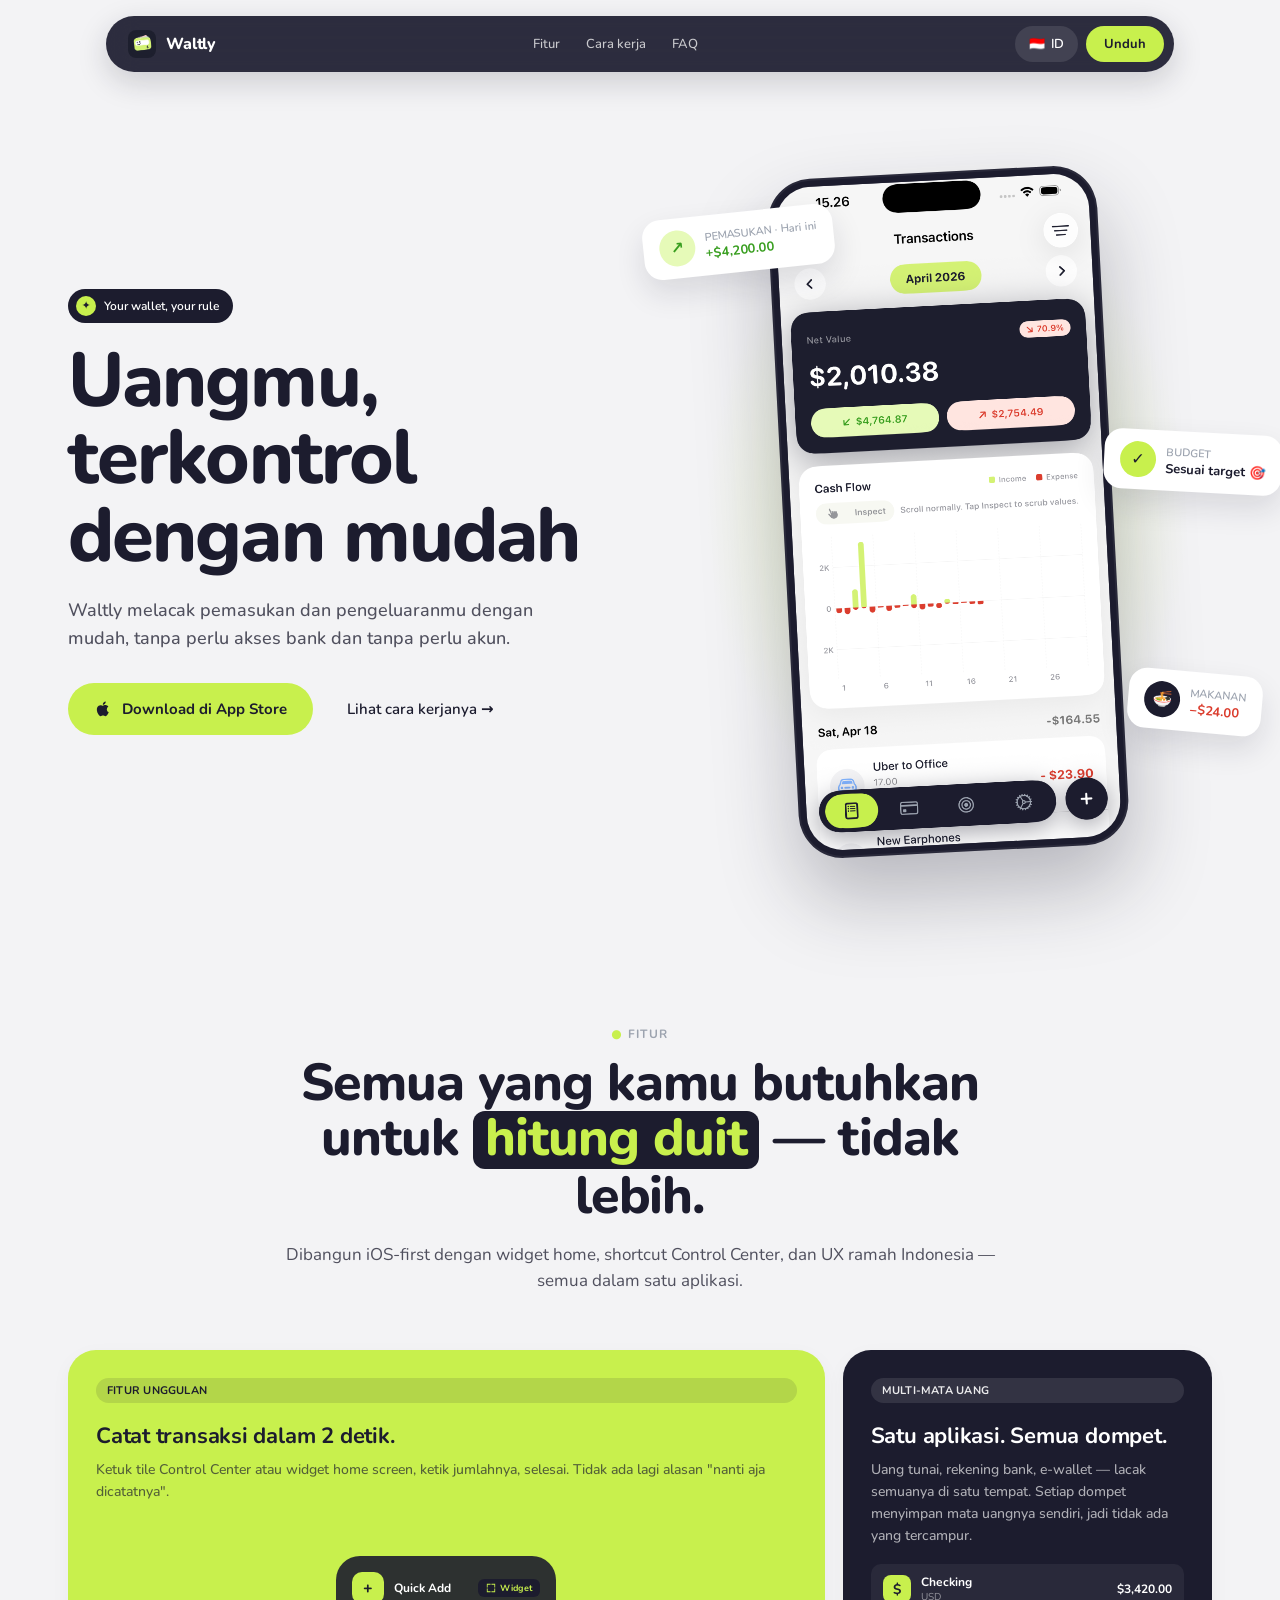
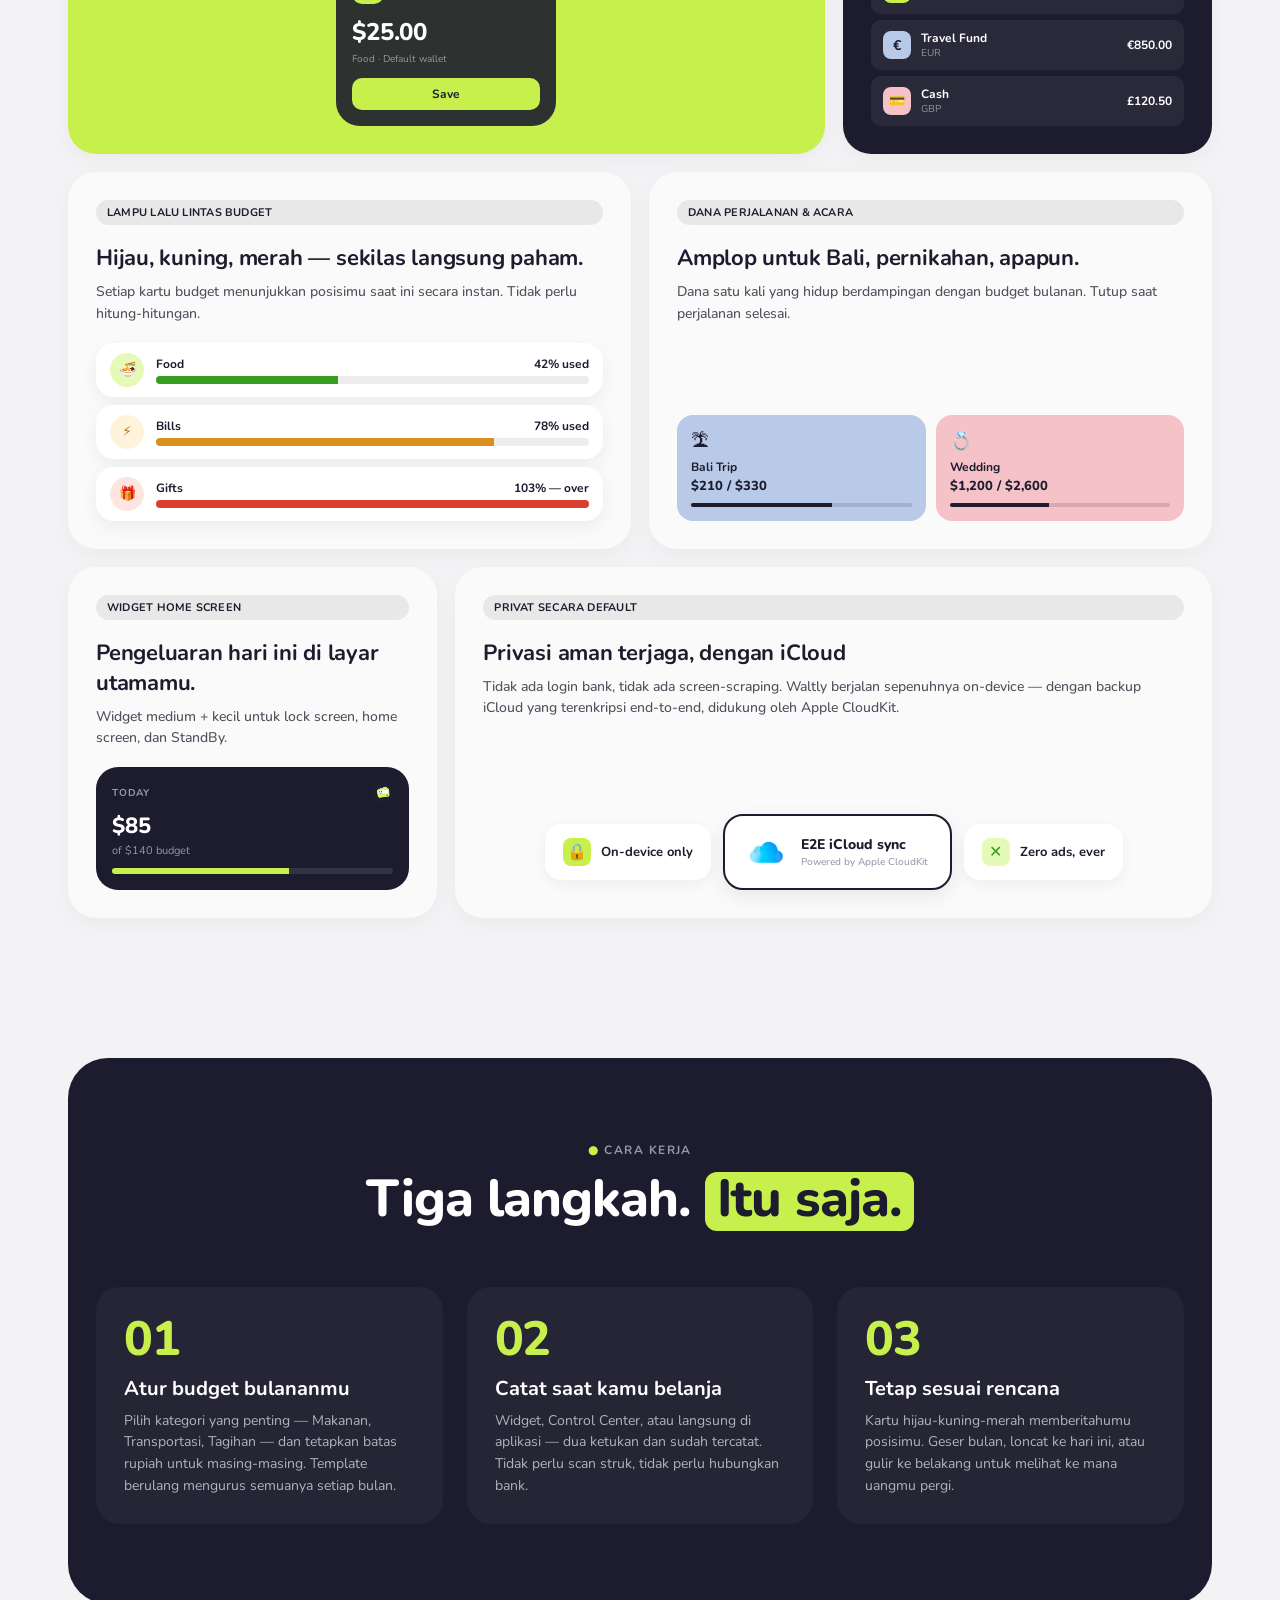
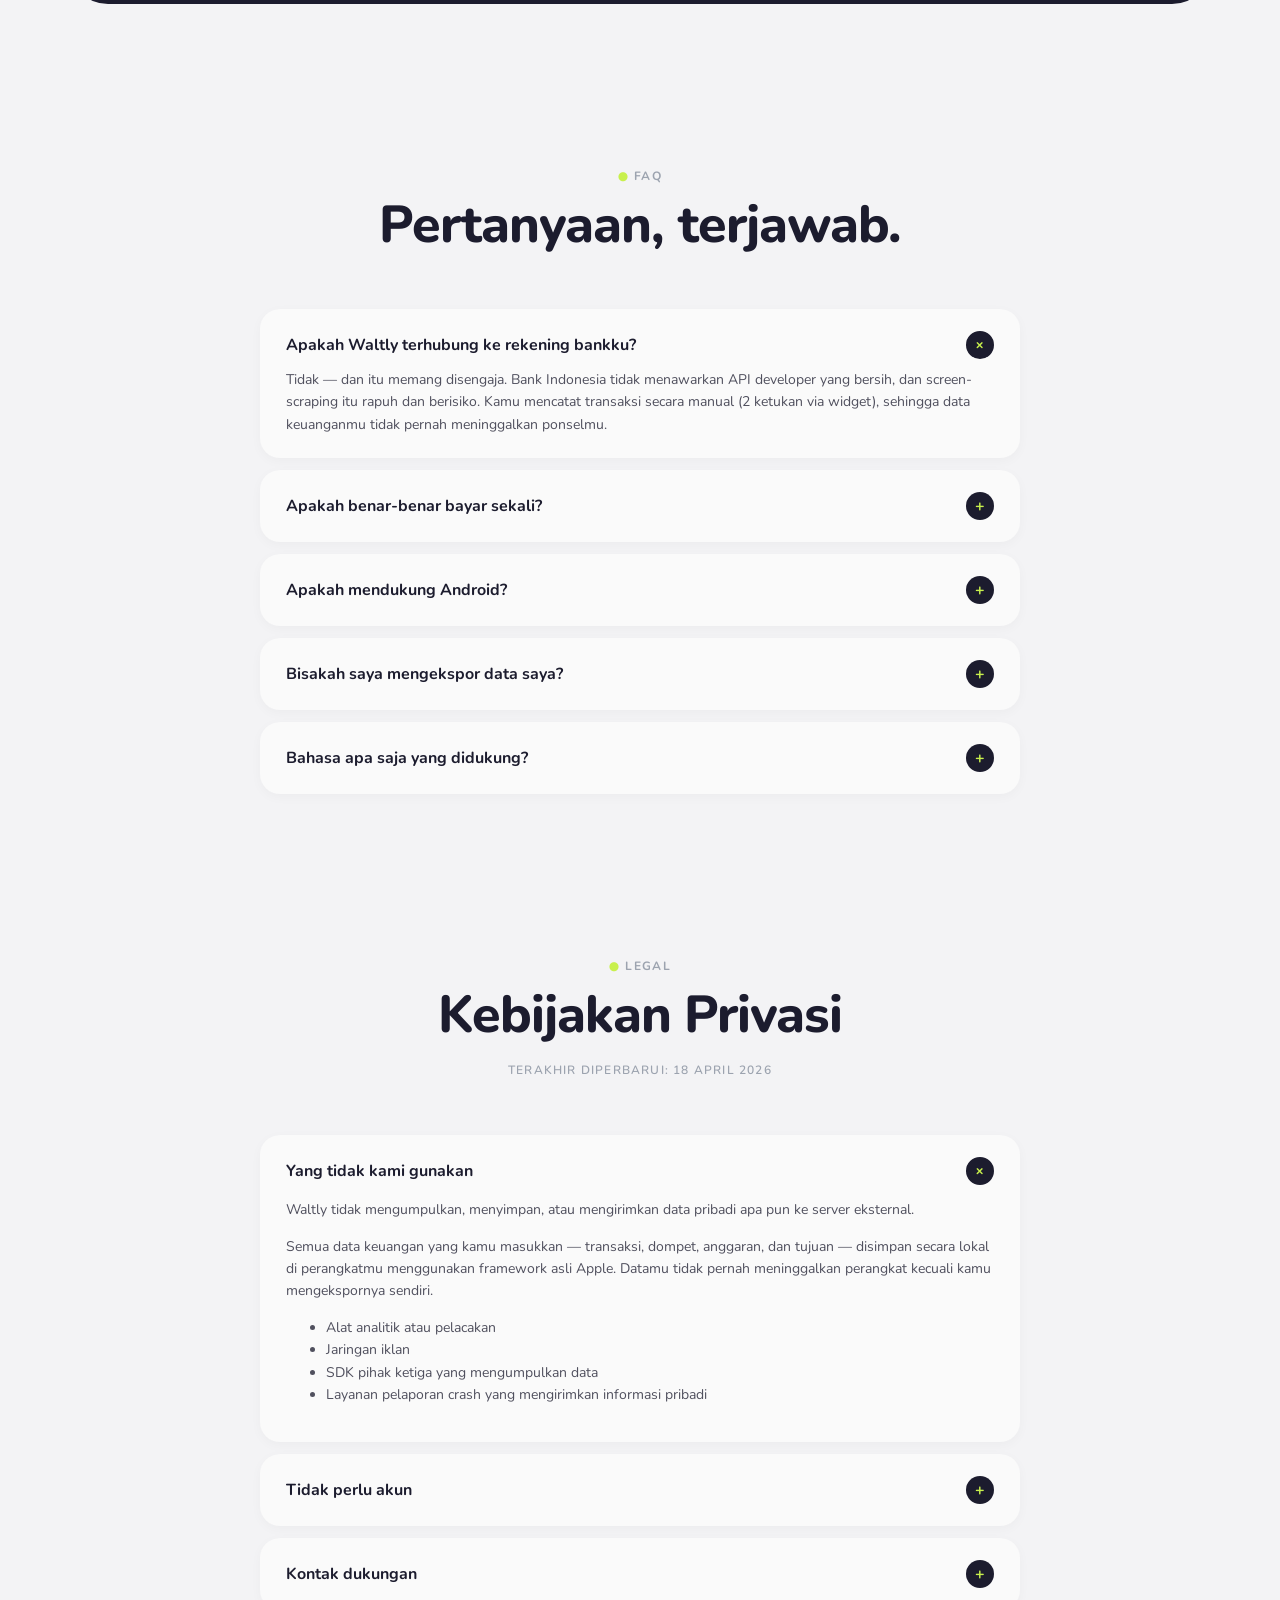
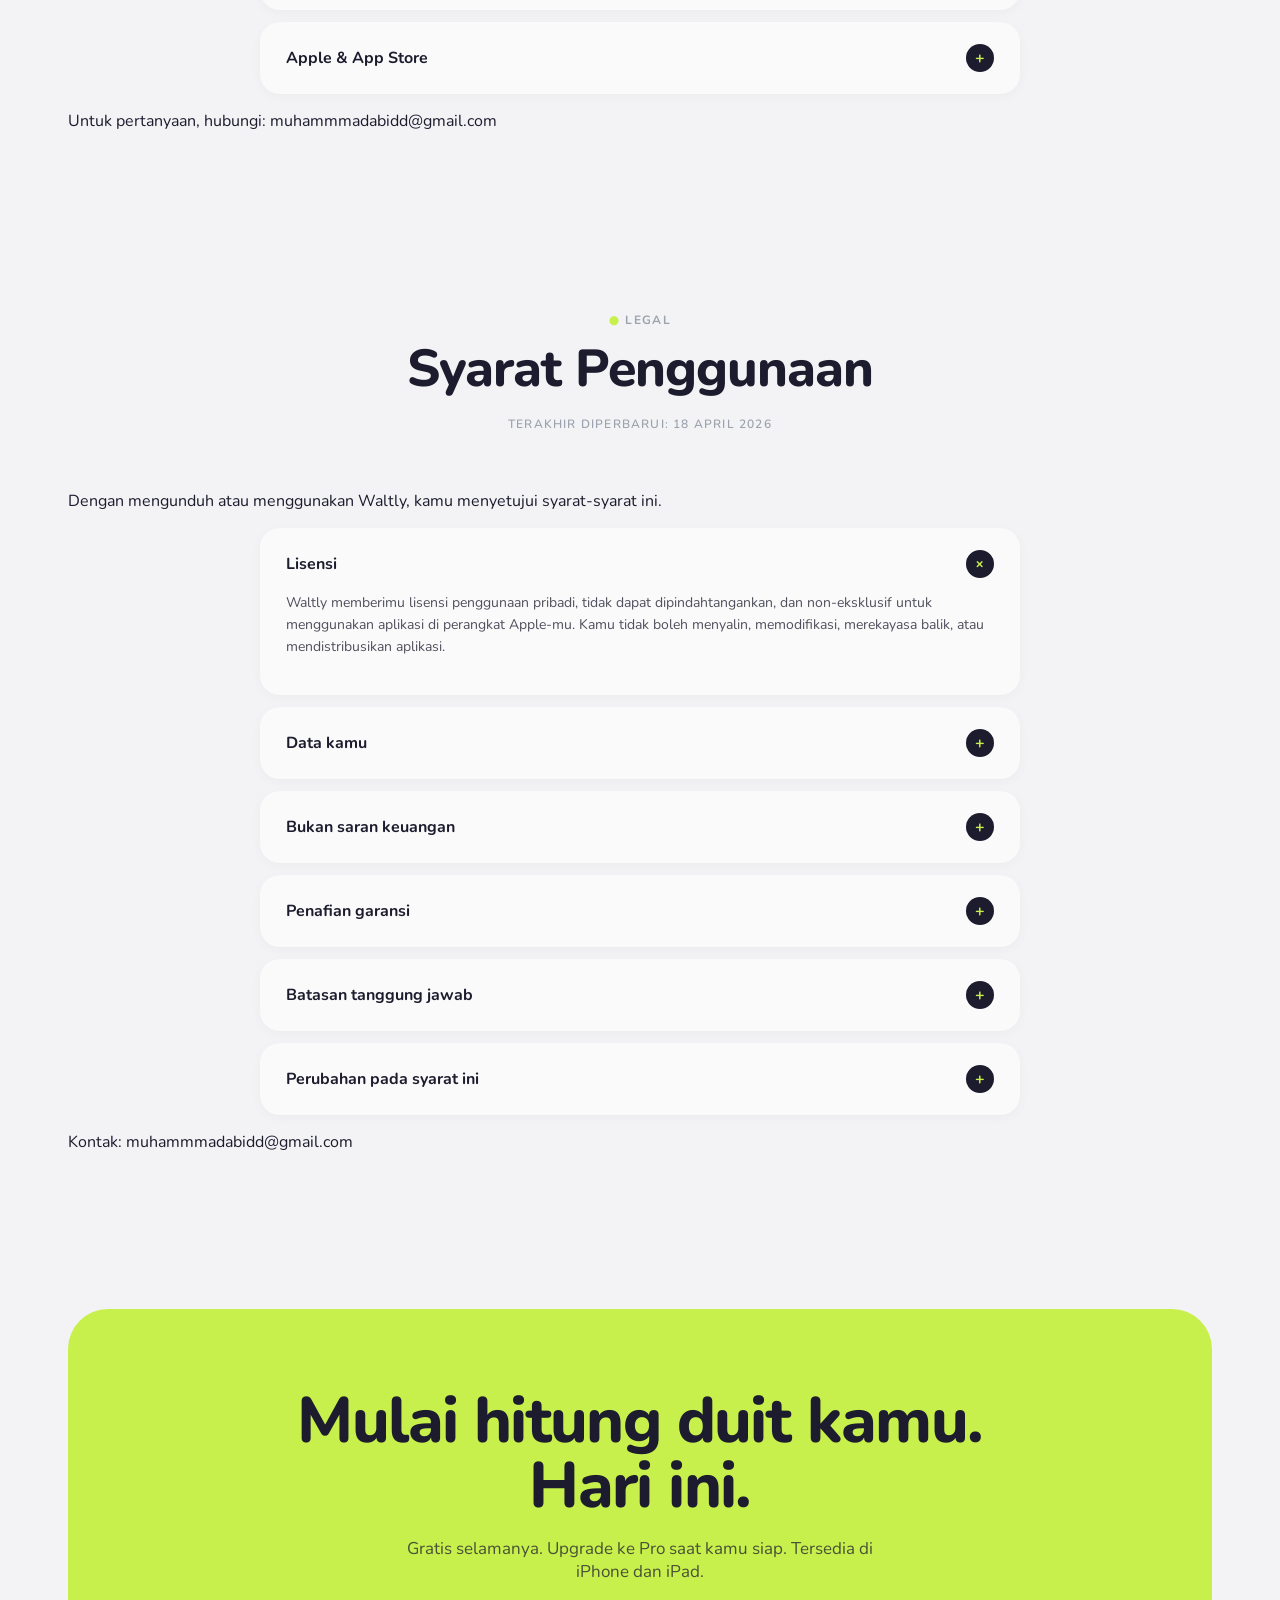
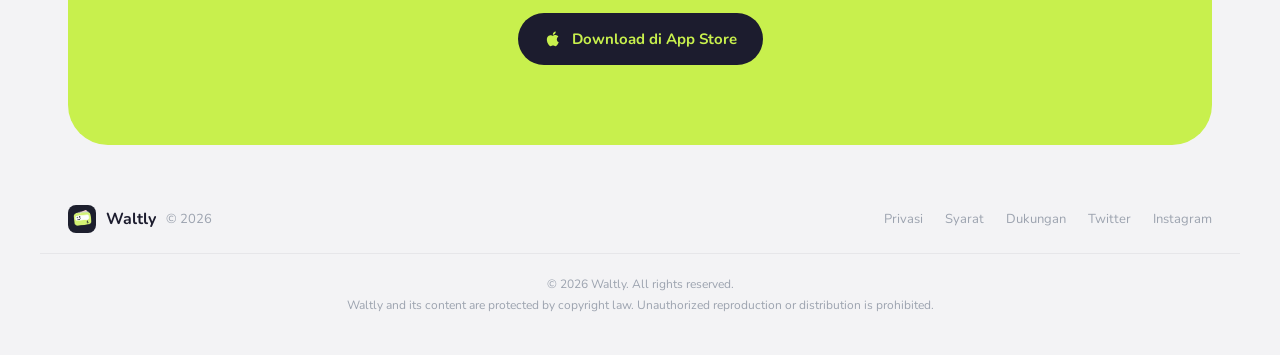
<file: index.html>
<!doctype html>
<html lang="en">

<head>
  <meta charset="utf-8">
  <meta name="viewport" content="width=device-width, initial-scale=1">
  <title>Waltly — Budget harian yang simpel & jujur</title>
  <link rel="icon" href="assets/logo.JPG" type="image/jpeg">
  <link rel="stylesheet" href="colors_and_type.css">
  <link rel="stylesheet" href="style.css">

</head>

<body>

  <!-- NAV -->
  <nav class="nav">
    <div class="nav-inner">
      <a href="#" class="brand">
        <img src="assets/logo.JPG" alt="Waltly" class="brand-mark">
        Waltly
      </a>
      <div class="nav-links">
        <a href="#features" data-i18n="nav_features">Features</a>
        <a href="#how" data-i18n="nav_how">How it works</a>
        <!-- <a href="#pricing" data-i18n="nav_pricing">Pricing</a> -->
        <a href="#faq" data-i18n="nav_faq">FAQ</a>
      </div>
      <div class="nav-end">
        <div class="lang-dropdown" id="lang-dropdown">
          <button class="lang-btn" id="lang-btn" onclick="toggleLangMenu(event)">
            <span id="lang-flag">🇮🇩</span><span id="lang-label">ID</span>
          </button>
          <div class="lang-menu" id="lang-menu">
            <button onclick="setLang('id', event)" data-lang="id">🇮🇩 &nbsp;Indonesia</button>
            <button onclick="setLang('en', event)" data-lang="en">🇬🇧 &nbsp;English</button>
            <button onclick="setLang('ja', event)" data-lang="ja">🇯🇵 &nbsp;日本語</button>
            <button onclick="setLang('es', event)" data-lang="es">🇪🇸 &nbsp;Español</button>
            <button onclick="setLang('zh', event)" data-lang="zh">🇨🇳 &nbsp;中文</button>
          </div>
        </div>
        <a href="https://apps.apple.com/id/app/waltly-smart-wallet-tracker/id6761089411?l" class="nav-cta" data-i18n="nav_download" target="_blank" rel="noopener noreferrer">Download</a>
      </div>
    </div>
  </nav>

  <!-- HERO -->
  <section class="hero">
    <div class="wrap">
      <div class="hero-grid">
        <div>
          <span class="eyebrow"><span class="dot">✦</span><span data-i18n="hero_eyebrow">Your wallet, your rules.</span></span>
          <h1 data-i18n-html="hero_h1">Your money. <span class="hl">Clear</span> and in control.</h1>
          <p class="hero-sub" data-i18n="hero_sub">Waltly tracks your income, expenses, and budgets — no bank access required, no account needed.</p>
          <div class="hero-ctas">
            <a href="https://apps.apple.com/id/app/waltly-smart-wallet-tracker/id6761089411?l" class="btn-lime" target="_blank" rel="noopener noreferrer">
              <svg width="18" height="18" viewBox="0 0 24 24" fill="currentColor">
                <path
                  d="M17.05 12.5a4.44 4.44 0 012.12-3.73 4.55 4.55 0 00-3.58-1.95c-1.52-.16-2.97.89-3.75.89-.79 0-1.97-.87-3.25-.85a4.78 4.78 0 00-4.02 2.45c-1.72 2.98-.44 7.37 1.23 9.78.82 1.18 1.79 2.5 3.07 2.45 1.24-.05 1.7-.79 3.2-.79 1.48 0 1.9.79 3.21.76 1.33-.02 2.17-1.19 2.98-2.38a10.47 10.47 0 001.36-2.78 4.3 4.3 0 01-2.57-3.85zM14.66 5.16a4.3 4.3 0 001-3.16 4.42 4.42 0 00-2.86 1.48 4.07 4.07 0 00-1.02 3.04 3.64 3.64 0 002.88-1.36z" />
              </svg>
              <span data-i18n="hero_cta_dl">Download on App Store</span>
            </a>
            <a href="#how" class="btn-ghost" data-i18n="hero_cta_how">See how it works →</a>
          </div>
          <!-- <div class="hero-meta">
            <span class="stars">★★★★★</span>
            <span data-i18n="hero_reviews">4.9 — 2,300+ reviews</span>
            <span style="opacity:0.5">·</span>
            <span data-i18n="hero_price">Free · One-time Pro</span>
          </div> -->
        </div>

        <div class="phone-wrap">
          <div class="float-badge fb-1">
            <div class="fb-icon" style="background:var(--hd-income-tint); color:var(--hd-income-text);">↗</div>
            <div>
              <div style="font-size:11px; color:var(--hd-muted); font-weight:600;" data-i18n="badge_income">INCOME ·
                Today</div>
              <div class="money money-inc">+$4,200.00</div>
            </div>
          </div>
          <div class="float-badge fb-3">
            <div class="fb-icon" style="background:var(--hd-lime); color:var(--hd-dark);">✓</div>
            <div>
              <div style="font-size:11px; color:var(--hd-muted); font-weight:600;" data-i18n="badge_budget">BUDGET</div>
              <div style="font-weight:700;" data-i18n="badge_on_track">On track 🎯</div>
            </div>
          </div>
          <div class="float-badge fb-2">
            <div class="fb-icon" style="background:var(--hd-dark); color:#fff;">🍜</div>
            <div>
              <div style="font-size:11px; color:var(--hd-muted); font-weight:600;" data-i18n="badge_food">FOOD</div>
              <div class="money money-exp">−$24.00</div>
            </div>
          </div>

          <div class="phone">
            <div class="phone-inner">
              <img src="assets/SS1.png" alt="HitungDuit App Screenshot" style="width:100%; height:100%; object-fit:cover; display:block;">
              <div class="phone-body" style="display:none;">
                <!-- Period pill -->
                <div style="display:flex; align-items:center; gap:8px; margin:4px 0 14px;">
                  <div
                    style="flex:1; background:#fff; border-radius:999px; padding:8px 14px; display:flex; align-items:center; justify-content:space-between; box-shadow:0 3px 10px rgba(0,0,0,0.04);">
                    <span style="color:var(--hd-muted); font-size:16px;">‹</span>
                    <span style="font-weight:700; font-size:14px;">Nov 2026</span>
                    <span style="color:var(--hd-muted); font-size:16px;">›</span>
                  </div>
                  <div
                    style="background:var(--hd-lime); color:var(--hd-dark); padding:8px 14px; border-radius:999px; font-weight:700; font-size:12px;">
                    Today</div>
                </div>

                <!-- Dark balance card -->
                <div
                  style="background:var(--hd-dark); color:#fff; border-radius:22px; padding:18px; box-shadow:0 10px 24px rgba(28,28,46,0.25);">
                  <div
                    style="font-size:10px; font-weight:600; letter-spacing:0.06em; text-transform:uppercase; color:rgba(255,255,255,0.55);">
                    Total balance</div>
                  <div
                    style="font-size:28px; font-weight:800; letter-spacing:-0.01em; margin-top:4px; font-variant-numeric:tabular-nums;">
                    Rp 4,820,000</div>
                  <div style="display:flex; gap:6px; margin-top:10px;">
                    <span
                      style="background:var(--hd-income-tint); color:var(--hd-income-text); padding:4px 9px; border-radius:999px; font-size:10px; font-weight:700;">↗
                      +12%</span>
                    <span
                      style="background:rgba(255,255,255,0.1); color:#fff; padding:4px 9px; border-radius:999px; font-size:10px; font-weight:600;">This
                      month</span>
                  </div>
                  <div
                    style="margin-top:14px; height:6px; background:rgba(255,255,255,0.1); border-radius:999px; overflow:hidden; display:flex;">
                    <div style="width:72%; background:var(--hd-lime);"></div>
                    <div style="width:18%; background:var(--hd-expense-tint);"></div>
                  </div>
                </div>

                <!-- Stat tiles -->
                <div style="display:grid; grid-template-columns:1fr 1fr; gap:8px; margin-top:10px;">
                  <div
                    style="background:#fff; border-radius:16px; padding:12px; box-shadow:0 3px 10px rgba(0,0,0,0.04);">
                    <div
                      style="font-size:9px; font-weight:700; letter-spacing:0.06em; text-transform:uppercase; color:var(--hd-muted);">
                      Income</div>
                    <div style="font-size:16px; font-weight:800; margin-top:2px; font-variant-numeric:tabular-nums;">Rp
                      6.2M</div>
                  </div>
                  <div
                    style="background:#fff; border-radius:16px; padding:12px; box-shadow:0 3px 10px rgba(0,0,0,0.04);">
                    <div
                      style="font-size:9px; font-weight:700; letter-spacing:0.06em; text-transform:uppercase; color:var(--hd-muted);">
                      Expense</div>
                    <div style="font-size:16px; font-weight:800; margin-top:2px; font-variant-numeric:tabular-nums;">Rp
                      1.4M</div>
                  </div>
                </div>

                <!-- Recent -->
                <div style="display:flex; justify-content:space-between; align-items:baseline; margin:16px 2px 8px;">
                  <div style="font-size:14px; font-weight:800;">Recent activity</div>
                  <div style="font-size:11px; color:var(--hd-muted);">See all</div>
                </div>
                <div style="display:flex; flex-direction:column; gap:6px;">
                  <div
                    style="background:#fff; border-radius:14px; padding:10px 12px; display:flex; align-items:center; gap:10px; box-shadow:0 3px 10px rgba(0,0,0,0.04);">
                    <div
                      style="width:32px; height:32px; border-radius:50%; background:var(--hd-dark); color:#fff; display:flex; align-items:center; justify-content:center; font-size:14px;">
                      🛒</div>
                    <div style="flex:1;">
                      <div style="font-size:12px; font-weight:700;">Alfamart</div>
                      <div style="font-size:10px; color:var(--hd-muted);">Groceries · 14:32</div>
                    </div>
                    <div class="money money-exp" style="font-size:12px;">−Rp 48,500</div>
                  </div>
                  <div
                    style="background:#fff; border-radius:14px; padding:10px 12px; display:flex; align-items:center; gap:10px; box-shadow:0 3px 10px rgba(0,0,0,0.04);">
                    <div
                      style="width:32px; height:32px; border-radius:50%; background:var(--hd-income-tint); color:var(--hd-income-text); display:flex; align-items:center; justify-content:center; font-size:14px;">
                      💼</div>
                    <div style="flex:1;">
                      <div style="font-size:12px; font-weight:700;">Gaji bulanan</div>
                      <div style="font-size:10px; color:var(--hd-muted);">Salary · 09:00</div>
                    </div>
                    <div class="money money-inc" style="font-size:12px;">+Rp 6,200,000</div>
                  </div>
                </div>
              </div>
            </div>
          </div>
        </div>
      </div>
    </div>
  </section>

  <!-- PROOF STRIP (hidden) -->
  <!--
  <section class="proof">
    <div class="wrap proof-row">
      <div class="proof-stat">
        <div class="proof-num">50K+</div>
        <div class="proof-lab" data-i18n="proof_users">Active users</div>
      </div>
      <div class="proof-stat">
        <div class="proof-num">4.9★</div>
        <div class="proof-lab" data-i18n="proof_rating">App Store rating</div>
      </div>
      <div class="proof-stat">
        <div class="proof-num">2.1M+</div>
        <div class="proof-lab" data-i18n="proof_tx">Transactions logged</div>
      </div>
      <div class="proof-stat">
        <div class="proof-num">Rp 79k</div>
        <div class="proof-lab" data-i18n="proof_pro">One-time Pro</div>
      </div>
      <div class="proof-stat">
        <div class="proof-num">0</div>
        <div class="proof-lab" data-i18n="proof_bank">Bank access needed</div>
      </div>
    </div>
  </section>
  -->

  <!-- FEATURES -->
  <section class="features" id="features">
    <div class="wrap">
      <div class="sec-head">
        <div class="sec-eye" data-i18n="feat_eye">Fitur</div>
        <div class="sec-title" data-i18n-html="feat_title">Everything you need to <span class="hl-dark">count
            money</span> — nothing you don't.</div>
        <div class="sec-sub" data-i18n="feat_sub">Built iOS-first with the home widget, Control Center shortcut, and
          Indonesian-friendly UX — all in one app.</div>
      </div>

      <div class="fgrid">
        <!-- Card 1: Quick add (wide, lime) -->
        <div class="fcard fcard--wide fcard--lime">
          <span class="tag-pill" data-i18n="f1_pill">Hero feature</span>
          <h3 data-i18n="f1_h3">Log a transaction in 2 seconds flat.</h3>
          <p data-i18n="f1_p">Tap the Control Center tile or your home screen widget, type the amount, done. No more "I'll log it later" excuses.</p>
          <div class="fvisual">
            <!-- Mini Control Center tile mockup -->
            <div
              style="background:rgba(28,28,46,0.9); backdrop-filter:blur(10px); border-radius:24px; padding:16px; width:220px; color:#fff; position:relative;">
              <div style="display:flex; align-items:center; gap:10px; margin-bottom:12px;">
                <div
                  style="width:32px; height:32px; border-radius:10px; background:var(--hd-lime); color:var(--hd-dark); display:flex; align-items:center; justify-content:center; font-weight:800;">
                  +</div>
                <div style="font-size:12px; font-weight:700;">Quick Add</div>
                <div style="margin-left:auto; background:var(--hd-dark); color:var(--hd-lime); padding:3px 8px; border-radius:6px; font-size:9px; font-weight:700; letter-spacing:0.04em; display:flex; align-items:center; gap:4px;">
                  <svg width="10" height="10" viewBox="0 0 24 24" fill="currentColor"><path d="M4 4h7V2H2v9h2V4zm9-2v2h7v7h2V2h-9zM4 13H2v9h9v-2H4v-7zm16 0v7h-7v2h9v-9h-2z"/></svg>
                  Widget
                </div>
              </div>
              <div style="font-size:24px; font-weight:800; font-variant-numeric:tabular-nums; letter-spacing:-0.01em;">
                $25.00</div>
              <div style="font-size:10px; color:rgba(255,255,255,0.5); margin-top:4px;">Food · Default wallet</div>
              <div
                style="margin-top:12px; background:var(--hd-lime); color:var(--hd-dark); text-align:center; padding:8px; border-radius:10px; font-size:12px; font-weight:700;">
                Save</div>
            </div>
          </div>
        </div>

        <!-- Card 2: Multi-currency (narrow, dark) -->
        <div class="fcard fcard--narrow fcard--dark">
          <span class="tag-pill" data-i18n="f2_pill">Multi-currency</span>
          <h3 data-i18n="f2_h3">One app. Every wallet.</h3>
          <p data-i18n="f2_p">Cash, bank accounts, e-wallets — track them all in one place. Each wallet keeps its own currency, so nothing gets mixed up.</p>
          <div class="fvisual">
            <div style="display:flex; flex-direction:column; gap:6px; width:100%;">
              <div
                style="background:rgba(255,255,255,0.06); padding:10px 12px; border-radius:10px; font-size:12px; display:flex; align-items:center; gap:10px;">
                <div style="width:28px; height:28px; border-radius:8px; background:var(--hd-lime); color:var(--hd-dark); display:flex; align-items:center; justify-content:center; font-size:14px; font-weight:700;">$</div>
                <div style="flex:1;">
                  <div style="font-weight:700;">Checking</div>
                  <div style="font-size:10px; color:rgba(255,255,255,0.5);">USD</div>
                </div>
                <span class="tnum" style="font-weight:700;">$3,420.00</span>
              </div>
              <div
                style="background:rgba(255,255,255,0.06); padding:10px 12px; border-radius:10px; font-size:12px; display:flex; align-items:center; gap:10px;">
                <div style="width:28px; height:28px; border-radius:8px; background:var(--hd-sky); color:var(--hd-dark); display:flex; align-items:center; justify-content:center; font-size:14px; font-weight:700;">€</div>
                <div style="flex:1;">
                  <div style="font-weight:700;">Travel Fund</div>
                  <div style="font-size:10px; color:rgba(255,255,255,0.5);">EUR</div>
                </div>
                <span class="tnum" style="font-weight:700;">€850.00</span>
              </div>
              <div
                style="background:rgba(255,255,255,0.06); padding:10px 12px; border-radius:10px; font-size:12px; display:flex; align-items:center; gap:10px;">
                <div style="width:28px; height:28px; border-radius:8px; background:var(--hd-blush); color:var(--hd-dark); display:flex; align-items:center; justify-content:center; font-size:13px; font-weight:700;">💳</div>
                <div style="flex:1;">
                  <div style="font-weight:700;">Cash</div>
                  <div style="font-size:10px; color:rgba(255,255,255,0.5);">GBP</div>
                </div>
                <span class="tnum" style="font-weight:700;">£120.50</span>
              </div>
            </div>
          </div>
        </div>

        <!-- Card 3: Budget thresholds (half) -->
        <div class="fcard fcard--half">
          <span class="tag-pill" data-i18n="f3_pill">Budget traffic lights</span>
          <h3 data-i18n="f3_h3">Green, amber, red — at a glance.</h3>
          <p data-i18n="f3_p">Every budget card shows where you stand instantly. No math, no mental gymnastics.</p>
          <div class="fvisual">
            <div style="display:flex; flex-direction:column; gap:8px; width:100%;">
              <div class="mini-card" style="padding:10px 14px;">
                <div class="mi-icon" style="background:var(--hd-income-tint); color:var(--hd-income-text);">🍜</div>
                <div style="flex:1;">
                  <div
                    style="display:flex; justify-content:space-between; font-size:12px; font-weight:700; margin-bottom:4px;">
                    <span>Food</span><span class="tnum">42% used</span>
                  </div>
                  <div class="bbar">
                    <div style="width:42%; background:var(--hd-income-text);"></div>
                  </div>
                </div>
              </div>
              <div class="mini-card" style="padding:10px 14px;">
                <div class="mi-icon" style="background:#FFF4DB; color:#B8761B;">⚡</div>
                <div style="flex:1;">
                  <div
                    style="display:flex; justify-content:space-between; font-size:12px; font-weight:700; margin-bottom:4px;">
                    <span>Bills</span><span class="tnum">78% used</span>
                  </div>
                  <div class="bbar">
                    <div style="width:78%; background:#D9901E;"></div>
                  </div>
                </div>
              </div>
              <div class="mini-card" style="padding:10px 14px;">
                <div class="mi-icon" style="background:var(--hd-expense-tint); color:var(--hd-expense-text);">🎁</div>
                <div style="flex:1;">
                  <div
                    style="display:flex; justify-content:space-between; font-size:12px; font-weight:700; margin-bottom:4px;">
                    <span>Gifts</span><span class="tnum">103% — over</span>
                  </div>
                  <div class="bbar">
                    <div style="width:100%; background:var(--hd-expense-text);"></div>
                  </div>
                </div>
              </div>
            </div>
          </div>
        </div>

        <!-- Card 4: Trip funds (half) -->
        <div class="fcard fcard--half">
          <span class="tag-pill" data-i18n="f4_pill">Trip & event funds</span>
          <h3 data-i18n="f4_h3">Envelopes for Bali, weddings, whatever.</h3>
          <p data-i18n="f4_p">One-off funds that live alongside monthly budgets. Close them when the trip's done.</p>
          <div class="fvisual">
            <div style="display:flex; gap:10px; width:100%;">
              <div style="flex:1; background:var(--hd-sky); border-radius:16px; padding:14px; color:var(--hd-dark);">
                <div style="font-size:18px;">🏝</div>
                <div style="font-size:12px; font-weight:700; margin-top:6px;">Bali Trip</div>
                <div class="tnum" style="font-size:13px; font-weight:800; margin-top:2px;">$210 / $330</div>
                <div
                  style="margin-top:8px; height:4px; background:rgba(28,28,46,0.15); border-radius:999px; overflow:hidden;">
                  <div style="width:64%; height:100%; background:var(--hd-dark);"></div>
                </div>
              </div>
              <div style="flex:1; background:var(--hd-blush); border-radius:16px; padding:14px; color:var(--hd-dark);">
                <div style="font-size:18px;">💍</div>
                <div style="font-size:12px; font-weight:700; margin-top:6px;">Wedding</div>
                <div class="tnum" style="font-size:13px; font-weight:800; margin-top:2px;">$1,200 / $2,600</div>
                <div
                  style="margin-top:8px; height:4px; background:rgba(28,28,46,0.15); border-radius:999px; overflow:hidden;">
                  <div style="width:45%; height:100%; background:var(--hd-dark);"></div>
                </div>
              </div>
            </div>
          </div>
        </div>

        <!-- Card 5: Widget (narrow) -->
        <div class="fcard fcard--narrow">
          <span class="tag-pill" data-i18n="f5_pill">Home widget</span>
          <h3 data-i18n="f5_h3">Today's spend on your home screen.</h3>
          <p data-i18n="f5_p">Medium + small widgets for lock screen, home screen, and StandBy.</p>
          <div class="fvisual">
            <div style="background:var(--hd-dark); color:#fff; border-radius:22px; padding:16px; width:100%;">
              <div style="display:flex; justify-content:space-between; align-items:center;">
                <div
                  style="font-size:10px; font-weight:700; color:rgba(255,255,255,0.55); text-transform:uppercase; letter-spacing:0.08em;">
                  Today</div>
                <img src="assets/logo.JPG" alt="Waltly"
                  style="width:20px; height:20px; border-radius:6px; object-fit:cover; display:block;">
              </div>
              <div class="tnum" style="font-size:22px; font-weight:800; margin-top:8px;">$85</div>
              <div style="font-size:11px; color:rgba(255,255,255,0.55); margin-top:2px;">of $140 budget</div>
              <div
                style="margin-top:10px; height:6px; background:rgba(255,255,255,0.1); border-radius:999px; overflow:hidden;">
                <div style="width:63%; height:100%; background:var(--hd-lime);"></div>
              </div>
            </div>
          </div>
        </div>

        <!-- Card 6: Privacy (wide) -->
        <div class="fcard fcard--wide">
          <span class="tag-pill" data-i18n="f6_pill">Private by default</span>
          <h3 data-i18n="f6_h3">Your money stays on your phone. Period.</h3>
          <p data-i18n="f6_p">No bank logins, no screen-scraping. Waltly runs fully on-device — with iCloud backup that's encrypted end-to-end, powered by Apple CloudKit.</p>
          <div class="fvisual">
            <div style="display:flex; gap:12px; align-items:center; width:100%; justify-content:center;">
              <div
                style="background:#fff; border-radius:16px; padding:14px 18px; box-shadow:0 4px 14px rgba(0,0,0,0.05); display:flex; align-items:center; gap:10px;">
                <div
                  style="width:28px; height:28px; border-radius:8px; background:var(--hd-lime); color:var(--hd-dark); display:flex; align-items:center; justify-content:center;">
                  🔒</div>
                <div style="font-size:13px; font-weight:700;">On-device only</div>
              </div>
              <div
                style="background:#fff; border-radius:20px; padding:16px 22px; box-shadow:0 6px 20px rgba(0,0,0,0.08); display:flex; align-items:center; gap:14px; border:2px solid var(--hd-dark);">
                <img src="assets/icloud.png" alt="iCloud" style="width:40px; height:40px; border-radius:12px; object-fit:contain;">
                <div>
                  <div style="font-size:14px; font-weight:800;">E2E iCloud sync</div>
                  <div style="font-size:10px; color:var(--hd-muted); font-weight:600; margin-top:1px;">Powered by Apple CloudKit</div>
                </div>
              </div>
              <div
                style="background:#fff; border-radius:16px; padding:14px 18px; box-shadow:0 4px 14px rgba(0,0,0,0.05); display:flex; align-items:center; gap:10px;">
                <div
                  style="width:28px; height:28px; border-radius:8px; background:var(--hd-income-tint); color:var(--hd-income-text); display:flex; align-items:center; justify-content:center;">
                  ✕</div>
                <div style="font-size:13px; font-weight:700;">Zero ads, ever</div>
              </div>
            </div>
          </div>
        </div>
      </div>
    </div>
  </section>

  <!-- HOW IT WORKS -->
  <section class="wrap" id="how">
    <div class="steps">
      <div class="sec-head">
        <div class="sec-eye" data-i18n="how_eye">How it works</div>
        <div class="sec-title" style="color:#fff;" data-i18n-html="how_title">Three steps. <span class="hl-dark">That's
            it.</span></div>
      </div>
      <div class="wrap step-row">
        <div class="step">
          <div class="step-num">01</div>
          <h4 data-i18n="s1_h4">Set your monthly budget</h4>
          <p data-i18n="s1_p">Pick categories that matter — Food, Transit, Bills — and assign a rupiah cap to each.
            Recurring templates do the heavy lifting every month.</p>
        </div>
        <div class="step">
          <div class="step-num">02</div>
          <h4 data-i18n="s2_h4">Log as you spend</h4>
          <p data-i18n="s2_p">Widget, Control Center, or in-app — two taps and it's in. No receipt scanning, no bank
            linking, no friction.</p>
        </div>
        <div class="step">
          <div class="step-num">03</div>
          <h4 data-i18n="s3_h4">Stay on track</h4>
          <p data-i18n="s3_p">Green-amber-red cards tell you where you stand. Swipe months, jump to today, or scroll
            back to see where it all went.</p>
        </div>
      </div>
    </div>
  </section>

  <!-- TESTIMONIALS (hidden) -->
  <!--
  <section class="tess">
    <div class="wrap">
      <div class="sec-head">
        <div class="sec-eye" data-i18n="tess_eye">Testimonials</div>
        <div class="sec-title" data-i18n="tess_title">What early users are saying.</div>
      </div>
      <div class="tess-grid">
        <div class="tess-card">
          <div class="stars">★★★★★</div>
          <div class="tess-quote" style="margin-top:14px;" data-i18n="t1_q">"Finally a budget app that uses Rupiah
            properly and isn't trying to connect to my bank. The Control Center shortcut is genius — I log every gojek
            instantly."</div>
          <div class="tess-who">
            <div class="tess-av" style="background:var(--hd-lime); color:var(--hd-dark);">D</div>
            <div>
              <div class="tess-name">Dimas R.</div>
              <div class="tess-role" data-i18n="t1_role">Jakarta · Designer</div>
            </div>
          </div>
        </div>
        <div class="tess-card alt">
          <div class="stars">★★★★★</div>
          <div class="tess-quote" style="margin-top:14px;" data-i18n="t2_q">"Aplikasi budget paling simpel yang pernah
            saya coba. Satu kali bayar, nggak ada langganan tiap bulan. Warna hijau-kuning-merah-nya langsung kelihatan
            budget-nya gimana."</div>
          <div class="tess-who">
            <div class="tess-av" style="background:var(--hd-dark);">S</div>
            <div>
              <div class="tess-name">Sari P.</div>
              <div class="tess-role" data-i18n="t2_role">Surabaya · Freelancer</div>
            </div>
          </div>
        </div>
        <div class="tess-card">
          <div class="stars">★★★★★</div>
          <div class="tess-quote" style="margin-top:14px;" data-i18n="t3_q">"Used YNAB for years, switched over because
            subscription fatigue is real. Waltly does 90% of what I needed, beautifully, for the price of one coffee."
          </div>
          <div class="tess-who">
            <div class="tess-av" style="background:var(--hd-blush); color:var(--hd-dark);">A</div>
            <div>
              <div class="tess-name">Alya K.</div>
              <div class="tess-role" data-i18n="t3_role">Bandung · PM</div>
            </div>
          </div>
        </div>
      </div>
    </div>
  </section>
  -->

  <!-- PRICING (hidden) -->
  <!--
  <section class="price" id="pricing">
    <div class="wrap">
      <div class="sec-head">
        <div class="sec-eye" data-i18n="price_eye">Pricing</div>
        <div class="sec-title" data-i18n-html="price_title">Bayar sekali. <span class="hl-dark">Pakai selamanya.</span>
        </div>
        <div class="sec-sub" data-i18n="price_sub">No subscriptions. No "lifetime deal" gimmicks. Just pay once and you
          own it.</div>
      </div>
      <div class="price-grid">
        <div class="price-card">
          <div class="price-name" data-i18n="free_name">Free</div>
          <div class="price-big">Rp 0<span class="price-strike"></span></div>
          <div class="price-sub" data-i18n="free_sub">Forever. Satu wallet, unlimited transactions.</div>
          <ul class="price-list">
            <li><span class="price-check">✓</span> <span data-i18n="free_f1">Unlimited transactions</span></li>
            <li><span class="price-check">✓</span> <span data-i18n="free_f2">1 wallet, 5 categories</span></li>
            <li><span class="price-check">✓</span> <span data-i18n="free_f3">Monthly budget + summary</span></li>
            <li><span class="price-check">✓</span> <span data-i18n="free_f4">Bahasa Indonesia + English</span></li>
          </ul>
          <button class="price-btn outline" data-i18n="free_btn">Get Waltly Free</button>
        </div>
        <div class="price-card pro">
          <div class="price-name" data-i18n="pro_name">Pro Unlock</div>
          <div class="price-big">Rp 79k<span class="price-strike" style="color:rgba(255,255,255,0.4);">Rp 149k</span>
          </div>
          <div class="price-sub" data-i18n="pro_sub">One-time. Launch price — ends 31 May 2026.</div>
          <ul class="price-list">
            <li><span class="price-check">✓</span> <span data-i18n="pro_f1">Everything in Free</span></li>
            <li><span class="price-check">✓</span> <span data-i18n="pro_f2">Unlimited wallets & categories</span></li>
            <li><span class="price-check">✓</span> <span data-i18n="pro_f3">Widgets + Control Center quick-add</span>
            </li>
            <li><span class="price-check">✓</span> <span data-i18n="pro_f4">Trip & event funds</span></li>
            <li><span class="price-check">✓</span> <span data-i18n="pro_f5">Recurring budget templates</span></li>
            <li><span class="price-check">✓</span> <span data-i18n="pro_f6">iCloud sync (E2E encrypted)</span></li>
            <li><span class="price-check">✓</span> <span data-i18n="pro_f7">CSV export</span></li>
          </ul>
          <button class="price-btn lime" data-i18n="pro_btn">Unlock Pro — Rp 79,000</button>
        </div>
      </div>
    </div>
  </section>
  -->

  <!-- FAQ -->
  <section class="faq" id="faq">
    <div class="wrap">
      <div class="sec-head">
        <div class="sec-eye" data-i18n="faq_eye">FAQ</div>
        <div class="sec-title" data-i18n="faq_title">Questions, answered.</div>
      </div>
      <div class="faq-list">
        <div class="faq-item open">
          <div class="faq-q"><span data-i18n="faq1_q">Does Waltly connect to my bank?</span> <span
              class="faq-chev">+</span></div>
          <div class="faq-a" data-i18n="faq1_a">No — and that's by design. Indonesian banks don't offer clean developer
            APIs, and screen-scraping is fragile and risky. You log transactions manually (2 taps via widget), so your
            money data never leaves your phone.</div>
        </div>
        <div class="faq-item">
          <div class="faq-q"><span data-i18n="faq2_q">Is it really one-time payment?</span> <span
              class="faq-chev">+</span></div>
          <div class="faq-a" data-i18n="faq2_a">Yes. Pay Rp 79,000 once and Pro is yours forever — on every iOS device
            signed in with your Apple ID. No renewal, no surprise charges, no feature held hostage by a subscription.
          </div>
        </div>
        <div class="faq-item">
          <div class="faq-q"><span data-i18n="faq3_q">Do you support Android?</span> <span class="faq-chev">+</span>
          </div>
          <div class="faq-a" data-i18n="faq3_a">Not yet. Waltly is built iOS-first to take full advantage of widgets,
            Control Center, StandBy, and SwiftUI polish. Android is on the roadmap for 2027.</div>
        </div>
        <div class="faq-item">
          <div class="faq-q"><span data-i18n="faq4_q">Can I export my data?</span> <span class="faq-chev">+</span></div>
          <div class="faq-a" data-i18n="faq4_a">Absolutely. Pro users can export full transaction history as CSV at any
            time. Your data is yours — if you ever leave, you walk out with everything.</div>
        </div>
        <div class="faq-item">
          <div class="faq-q"><span data-i18n="faq5_q">What languages are supported?</span> <span
              class="faq-chev">+</span></div>
          <div class="faq-a" data-i18n="faq5_a">Bahasa Indonesia and English at launch. Every label, tooltip, and copy
            string is written natively in both — not machine-translated. More languages coming based on user votes.
          </div>
        </div>
      </div>
    </div>
  </section>

  <!-- PRIVACY POLICY -->
  <section class="legal" id="privacy">
    <div class="wrap">
      <div class="sec-head">
        <div class="sec-eye" data-i18n="legal_eye">Legal</div>
        <div class="sec-title" data-i18n="privacy_title">Privacy Policy</div>
        <div class="sec-sub legal-updated" data-i18n="privacy_updated">Last updated: April 18, 2026</div>
      </div>
      <div class="faq-list">
        <div class="faq-item open">
          <div class="faq-q"><span data-i18n="privacy_nouse_h">What we do not use</span><span class="faq-chev">+</span></div>
          <div class="faq-a">
            <p data-i18n="privacy_p1">Waltly does not collect, store, or transmit any personal data to external servers.</p>
            <p data-i18n="privacy_p2">All financial data you enter — transactions, wallets, budgets, and goals — is stored locally on your device using Apple's native frameworks. Your data never leaves your device unless you explicitly export it yourself.</p>
            <ul>
              <li data-i18n="privacy_li1">Analytics or tracking tools</li>
              <li data-i18n="privacy_li2">Advertising networks</li>
              <li data-i18n="privacy_li3">Third-party SDKs that collect data</li>
              <li data-i18n="privacy_li4">Crash reporting services that transmit personal information</li>
            </ul>
          </div>
        </div>
        <div class="faq-item">
          <div class="faq-q"><span data-i18n="privacy_noacct_h">No account required</span><span class="faq-chev">+</span></div>
          <div class="faq-a"><p data-i18n="privacy_noacct_p">We do not require you to create an account.</p></div>
        </div>
        <div class="faq-item">
          <div class="faq-q"><span data-i18n="privacy_support_h">Support contact</span><span class="faq-chev">+</span></div>
          <div class="faq-a"><p data-i18n="privacy_support_p">If you contact us for support via email, we will use your email address solely to respond to your inquiry and will not store it beyond that conversation.</p></div>
        </div>
        <div class="faq-item">
          <div class="faq-q"><span data-i18n="privacy_apple_h">Apple &amp; the App Store</span><span class="faq-chev">+</span></div>
          <div class="faq-a"><p data-i18n="privacy_apple_p">Apple may collect certain usage data through the App Store as outlined in Apple's own privacy policy, which is independent of Waltly.</p></div>
        </div>
      </div>
      <p class="legal-contact"><span data-i18n="privacy_contact">For questions, contact:</span> <a href="mailto:muhammmadabidd@gmail.com">muhammmadabidd@gmail.com</a></p>
    </div>
  </section>

  <!-- TERMS OF USE -->
  <section class="legal" id="terms">
    <div class="wrap">
      <div class="sec-head">
        <div class="sec-eye" data-i18n="legal_eye">Legal</div>
        <div class="sec-title" data-i18n="terms_title">Terms of Use</div>
        <div class="sec-sub legal-updated" data-i18n="terms_updated">Last updated: April 18, 2026</div>
      </div>
      <p class="legal-intro" data-i18n="terms_intro">By downloading or using Waltly, you agree to these terms.</p>
      <div class="faq-list">
        <div class="faq-item open">
          <div class="faq-q"><span data-i18n="terms_license_h">License</span><span class="faq-chev">+</span></div>
          <div class="faq-a"><p data-i18n="terms_license_p">Waltly grants you a personal, non-transferable, non-exclusive license to use the app on your Apple devices. You may not copy, modify, reverse engineer, or distribute the app.</p></div>
        </div>
        <div class="faq-item">
          <div class="faq-q"><span data-i18n="terms_data_h">Your data</span><span class="faq-chev">+</span></div>
          <div class="faq-a"><p data-i18n="terms_data_p">All data you enter into Waltly belongs to you. We have no access to it. You are responsible for maintaining your own backups.</p></div>
        </div>
        <div class="faq-item">
          <div class="faq-q"><span data-i18n="terms_advice_h">No financial advice</span><span class="faq-chev">+</span></div>
          <div class="faq-a"><p data-i18n="terms_advice_p">Waltly is a personal budgeting tool. Nothing in the app constitutes financial, investment, or legal advice. Always consult a qualified professional for financial decisions.</p></div>
        </div>
        <div class="faq-item">
          <div class="faq-q"><span data-i18n="terms_warranty_h">Disclaimer of warranties</span><span class="faq-chev">+</span></div>
          <div class="faq-a"><p data-i18n="terms_warranty_p">Waltly is provided "as is" without warranties of any kind. We do not guarantee that the app will be error-free or uninterrupted.</p></div>
        </div>
        <div class="faq-item">
          <div class="faq-q"><span data-i18n="terms_liability_h">Limitation of liability</span><span class="faq-chev">+</span></div>
          <div class="faq-a"><p data-i18n="terms_liability_p">To the maximum extent permitted by law, Waltly and its developer shall not be liable for any indirect, incidental, or consequential damages arising from your use of the app.</p></div>
        </div>
        <div class="faq-item">
          <div class="faq-q"><span data-i18n="terms_changes_h">Changes to these terms</span><span class="faq-chev">+</span></div>
          <div class="faq-a"><p data-i18n="terms_changes_p">We may update these terms at any time. Continued use of the app after changes constitutes acceptance of the new terms.</p></div>
        </div>
      </div>
      <p class="legal-contact"><span data-i18n="terms_contact">Contact:</span> <a href="mailto:muhammmadabidd@gmail.com">muhammmadabidd@gmail.com</a></p>
    </div>
  </section>

  <!-- FINAL CTA -->
  <section class="wrap" id="download">
    <div class="final">
      <h2 data-i18n-html="final_h2">Mulai hitung duit kamu.<br>Hari ini.</h2>
      <p data-i18n="final_p">Free forever. Upgrade to Pro when you're ready. Works on iPhone and iPad.</p>
      <a href="https://apps.apple.com/id/app/waltly-smart-wallet-tracker/id6761089411?l" class="btn-lime" target="_blank" rel="noopener noreferrer">
        <svg width="18" height="18" viewBox="0 0 24 24" fill="currentColor">
          <path
            d="M17.05 12.5a4.44 4.44 0 012.12-3.73 4.55 4.55 0 00-3.58-1.95c-1.52-.16-2.97.89-3.75.89-.79 0-1.97-.87-3.25-.85a4.78 4.78 0 00-4.02 2.45c-1.72 2.98-.44 7.37 1.23 9.78.82 1.18 1.79 2.5 3.07 2.45 1.24-.05 1.7-.79 3.2-.79 1.48 0 1.9.79 3.21.76 1.33-.02 2.17-1.19 2.98-2.38a10.47 10.47 0 001.36-2.78 4.3 4.3 0 01-2.57-3.85zM14.66 5.16a4.3 4.3 0 001-3.16 4.42 4.42 0 00-2.86 1.48 4.07 4.07 0 00-1.02 3.04 3.64 3.64 0 002.88-1.36z" />
        </svg>
        <span data-i18n="final_btn">Download on the App Store</span>
      </a>
    </div>
  </section>

  <!-- FOOTER -->
  <footer>
    <div class="wrap foot-row">
      <div style="display:flex; align-items:center; gap:10px;">
        <img src="assets/logo.JPG" alt="Waltly"
          style="width:28px; height:28px; border-radius:8px; object-fit:cover; display:block;">
        <span style="color:var(--hd-dark); font-weight:700;">Waltly</span>
        <span style="font-size:13px;">© 2026</span>
      </div>
      <div class="foot-links">
        <a href="#privacy" data-i18n="foot_privacy">Privacy</a>
        <a href="#terms" data-i18n="foot_terms">Terms</a>
        <a href="mailto:muhammmadabidd@gmail.com" data-i18n="foot_support">Support</a>
        <a href="#" data-i18n="foot_twitter">Twitter</a>
        <a href="#" data-i18n="foot_ig">Instagram</a>
      </div>
    </div>
    <div class="wrap"
      style="margin-top: 20px; padding-top: 20px; border-top: 1px solid rgba(28,28,46,0.06); font-size: 12px; color: var(--hd-muted); text-align: center; line-height: 1.7;">
      © 2026 Waltly. All rights reserved.<br>
      Waltly and its content are protected by copyright law. Unauthorized reproduction or distribution is prohibited.
    </div>
  </footer>


  <script src="script.js"></script>
</body>

</html>
</file>
<file: colors_and_type.css>
/* ============================================================
   HitungDuit — Colors & Type
   Translated from the eduplex-swift SwiftUI skill to CSS vars.
   ============================================================ */

/* Canonical typeface: SF Pro Rounded (iOS default, rounded variant).
   On non-Apple platforms we fall back through the system-ui stack, then to
   Nunito (Google Fonts) as the closest open-source match to SF Pro Rounded. */
@import url('https://fonts.googleapis.com/css2?family=Nunito:wght@400;500;600;700;800&display=swap');

:root {
  /* ---------- CORE PALETTE ---------- */
  --hd-dark:     #1C1C2E;  /* Deep navy — sidebar, chart bars, dark cards, icon containers */
  --hd-lime:     #C8F04D;  /* Electric lime — THE accent. Used sparingly (3–4 per screen max). */
  --hd-surface:  #FAFAFA;  /* Off-white card surface */
  --hd-bg:       #F3F3F5;  /* Soft page background */
  --hd-muted:    #9CA3AF;  /* Muted text */
  --hd-white:    #FFFFFF;

  /* Cream / brand canvas — the background of the app icon */
  --hd-cream:    #FBF7EC;

  /* ---------- SEMANTIC TINTS ---------- */
  --hd-income-tint:   #E6FAB8;  /* soft lime wash  */
  --hd-income-text:   #389E1F;  /* deep green      */
  --hd-expense-tint:  #FFE5E0;  /* soft peach wash */
  --hd-expense-text:  #DB3D2E;  /* warm red        */
  --hd-alert:         #FF6B35;  /* notification orange */

  /* Soft supporting tints seen on card stacks / illustrations */
  --hd-blush:    #F5C2C7;       /* pastel pink card */
  --hd-sky:      #B9C9E8;       /* pastel blue card */

  /* ---------- SURFACE HELPERS ---------- */
  --hd-fg1: var(--hd-dark);
  --hd-fg2: var(--hd-muted);
  --hd-border: rgba(28, 28, 46, 0.08);

  /* ---------- RADII ---------- */
  --hd-radius-card:  24px;   /* cards */
  --hd-radius-tile:  20px;   /* compact stat tiles */
  --hd-radius-btn:   999px;  /* pills / capsules */
  --hd-radius-field: 14px;
  --hd-radius-chip:  12px;

  /* ---------- SHADOWS ---------- */
  /* Light cards — subtle, y-offset, very low opacity */
  --hd-shadow-card:  0 6px 20px rgba(0, 0, 0, 0.06);
  --hd-shadow-tile:  0 4px 14px rgba(0, 0, 0, 0.05);
  /* Dark cards — coloured by the dark tone for lift */
  --hd-shadow-dark:  0 10px 24px rgba(28, 28, 46, 0.40);
  /* Hover lift */
  --hd-shadow-hover: 0 10px 28px rgba(0, 0, 0, 0.09);

  /* ---------- SPACING ---------- */
  --hd-space-1: 4px;
  --hd-space-2: 8px;
  --hd-space-3: 12px;
  --hd-space-4: 16px;
  --hd-space-5: 22px;   /* canonical card padding (per skill: 20–24px) */
  --hd-space-6: 32px;
  --hd-space-7: 48px;

  /* ---------- TYPOGRAPHY ---------- */
  /* SF Pro Rounded on Apple devices; Nunito as web fallback. */
  --hd-font-sans: ui-rounded, 'SF Pro Rounded', -apple-system, BlinkMacSystemFont,
                  'Nunito', system-ui, sans-serif;

  /* Tracking buckets (letter-spacing) */
  --hd-track-tight: -0.01em;
  --hd-track-label: 0.02em;
  --hd-track-caps:  0.04em;

  /* Role-based type tokens (map 1:1 to the skill's SwiftUI sizes) */
  --hd-type-hero-size: 36px; --hd-type-hero-weight: 700;
  --hd-type-h1-size:   28px; --hd-type-h1-weight:   700;
  --hd-type-h2-size:   22px; --hd-type-h2-weight:   700;
  --hd-type-h3-size:   18px; --hd-type-h3-weight:   700;
  --hd-type-card-size: 15px; --hd-type-card-weight: 600;
  --hd-type-body-size: 13px; --hd-type-body-weight: 500;
  --hd-type-meta-size: 11px; --hd-type-meta-weight: 600;

  /* Motion */
  --hd-ease-spring: cubic-bezier(0.34, 1.3, 0.64, 1);   /* matches SwiftUI spring feel */
  --hd-ease-out:    cubic-bezier(0.22, 1, 0.36, 1);
  --hd-dur-fast:    160ms;
  --hd-dur-med:     320ms;
  --hd-dur-slow:    700ms;
}

/* ------------------------------------------------------------
   Base / semantic tags — opt-in by scoping to `.hd` or a body.hd
   so this file never fights existing CSS in host contexts.
   ------------------------------------------------------------ */
.hd, body.hd {
  font-family: var(--hd-font-sans);
  color: var(--hd-fg1);
  background: var(--hd-bg);
  -webkit-font-smoothing: antialiased;
  text-rendering: optimizeLegibility;
}

.hd h1, .hd .h1 {
  font-size: var(--hd-type-h1-size);
  font-weight: var(--hd-type-h1-weight);
  letter-spacing: var(--hd-track-tight);
  line-height: 1.12;
  margin: 0;
}
.hd h2, .hd .h2 {
  font-size: var(--hd-type-h2-size);
  font-weight: var(--hd-type-h2-weight);
  letter-spacing: var(--hd-track-tight);
  line-height: 1.18;
  margin: 0;
}
.hd h3, .hd .h3 {
  font-size: var(--hd-type-h3-size);
  font-weight: var(--hd-type-h3-weight);
  letter-spacing: 0;
  line-height: 1.25;
  margin: 0;
}
.hd .hero {
  font-size: var(--hd-type-hero-size);
  font-weight: var(--hd-type-hero-weight);
  letter-spacing: var(--hd-track-tight);
  line-height: 1.05;
}
.hd p, .hd .body {
  font-size: var(--hd-type-body-size);
  font-weight: var(--hd-type-body-weight);
  line-height: 1.5;
  color: var(--hd-fg1);
  margin: 0;
}
.hd .muted  { color: var(--hd-fg2); }
.hd .meta {
  font-size: var(--hd-type-meta-size);
  font-weight: var(--hd-type-meta-weight);
  letter-spacing: var(--hd-track-label);
  color: var(--hd-fg2);
  text-transform: uppercase;
}
.hd .mono { font-feature-settings: "tnum" 1, "zero" 1; }  /* tabular numerals for money */

/* ------------------------------------------------------------
   Utility helpers used by the UI kit
   ------------------------------------------------------------ */
.hd-card {
  background: var(--hd-surface);
  border-radius: var(--hd-radius-card);
  box-shadow: var(--hd-shadow-card);
  padding: var(--hd-space-5);
}
.hd-card--dark {
  background: var(--hd-dark);
  color: var(--hd-white);
  box-shadow: var(--hd-shadow-dark);
}
.hd-pill {
  display: inline-flex;
  align-items: center;
  gap: 6px;
  padding: 5px 10px;
  border-radius: var(--hd-radius-btn);
  font-size: var(--hd-type-meta-size);
  font-weight: var(--hd-type-meta-weight);
}
.hd-pill--income  { background: var(--hd-income-tint);  color: var(--hd-income-text);  }
.hd-pill--expense { background: var(--hd-expense-tint); color: var(--hd-expense-text); }
.hd-pill--lime    { background: var(--hd-lime);         color: var(--hd-dark);         }
.hd-pill--dark    { background: var(--hd-dark);         color: var(--hd-white);        }
</file>
<file: style.css>
* {
    box-sizing: border-box;
}

html,
body {
    margin: 0;
    padding: 0;
}

body {
    font-family: var(--hd-font-sans);
    background: var(--hd-bg);
    color: var(--hd-dark);
    -webkit-font-smoothing: antialiased;
    overflow-x: hidden;
}

a {
    color: inherit;
    text-decoration: none;
}

button {
    font-family: inherit;
    cursor: pointer;
    border: none;
}

/* ---------- LAYOUT ---------- */
.wrap {
    max-width: 1200px;
    margin: 0 auto;
    padding: 0 28px;
}

section {
    position: relative;
}

/* ---------- NAV ---------- */
.nav {
    position: sticky;
    top: 16px;
    z-index: 100;
    margin: 16px auto 0;
    max-width: 1100px;
    padding: 0 16px;
}

.nav-inner {
    background: rgba(28, 28, 46, 0.92);
    backdrop-filter: blur(14px);
    -webkit-backdrop-filter: blur(14px);
    border-radius: 999px;
    padding: 10px 10px 10px 22px;
    display: flex;
    align-items: center;
    justify-content: space-between;
    box-shadow: 0 10px 30px rgba(28, 28, 46, 0.18);
}

.brand {
    display: flex;
    align-items: center;
    gap: 10px;
    color: #fff;
    font-weight: 800;
    font-size: 16px;
    letter-spacing: -0.01em;
}

.brand-mark {
    width: 28px;
    height: 28px;
    border-radius: 8px;
    object-fit: cover;
    display: block;
    flex-shrink: 0;
}

.nav-links {
    display: flex;
    gap: 26px;
    color: rgba(255, 255, 255, 0.75);
    font-size: 13px;
    font-weight: 500;
}

.nav-links a:hover {
    color: #fff;
}

.nav-cta {
    background: var(--hd-lime);
    color: var(--hd-dark);
    padding: 9px 18px;
    border-radius: 999px;
    font-weight: 700;
    font-size: 13px;
    transition: transform 120ms, box-shadow 200ms;
}

.nav-cta:hover {
    box-shadow: 0 6px 18px rgba(200, 240, 77, 0.45);
}

.nav-cta:active {
    transform: scale(0.96);
}

.nav-end {
    display: flex;
    align-items: center;
    gap: 8px;
}

/* Language dropdown */
.lang-dropdown {
    position: relative;
}

.lang-btn {
    background: rgba(255, 255, 255, 0.1);
    color: #fff;
    border: none;
    padding: 9px 14px;
    border-radius: 999px;
    font-size: 13px;
    font-weight: 600;
    cursor: pointer;
    display: flex;
    align-items: center;
    gap: 6px;
    transition: background 150ms;
    white-space: nowrap;
}

.lang-btn:hover {
    background: rgba(255, 255, 255, 0.18);
}

.lang-menu {
    display: none;
    position: absolute;
    right: 0;
    top: calc(100% + 8px);
    background: rgba(28, 28, 46, 0.97);
    backdrop-filter: blur(14px);
    border-radius: 16px;
    padding: 6px;
    min-width: 160px;
    box-shadow: 0 16px 40px rgba(0, 0, 0, 0.3);
    z-index: 200;
}

.lang-menu.open {
    display: block;
}

.lang-menu button {
    display: flex;
    align-items: center;
    gap: 10px;
    width: 100%;
    background: none;
    border: none;
    color: rgba(255, 255, 255, 0.8);
    padding: 10px 14px;
    border-radius: 10px;
    font-size: 13px;
    font-weight: 600;
    cursor: pointer;
    text-align: left;
    transition: background 120ms;
}

.lang-menu button:hover {
    background: rgba(255, 255, 255, 0.1);
    color: #fff;
}

.lang-menu button.active {
    color: var(--hd-lime);
}

@media (max-width: 760px) {
    .nav-links {
        display: none;
    }
}

/* ---------- HERO ---------- */
.hero {
    padding: 100px 0 60px;
    position: relative;
}

.hero-grid {
    display: grid;
    grid-template-columns: 1.05fr 1fr;
    gap: 60px;
    align-items: center;
}

.eyebrow {
    display: inline-flex;
    align-items: center;
    gap: 8px;
    background: var(--hd-dark);
    color: #fff;
    padding: 7px 14px 7px 8px;
    border-radius: 999px;
    font-size: 12px;
    font-weight: 600;
}

.eyebrow .dot {
    width: 20px;
    height: 20px;
    border-radius: 50%;
    background: var(--hd-lime);
    color: var(--hd-dark);
    display: inline-flex;
    align-items: center;
    justify-content: center;
    font-size: 11px;
    font-weight: 800;
}

.hero h1 {
    font-size: clamp(42px, 6vw, 76px);
    font-weight: 800;
    letter-spacing: -0.025em;
    line-height: 1.02;
    margin: 20px 0 22px;
}

.hero h1 .hl {
    background: var(--hd-lime);
    padding: 0 10px 2px;
    border-radius: 14px;
    display: inline-block;
    transform: rotate(-1.2deg);
}

.hero-sub {
    font-size: 18px;
    line-height: 1.55;
    color: #50505e;
    max-width: 520px;
    margin-bottom: 30px;
    font-weight: 500;
}

.hero-ctas {
    display: flex;
    gap: 12px;
    flex-wrap: wrap;
    align-items: center;
}

.btn-lime {
    background: var(--hd-lime);
    color: var(--hd-dark);
    padding: 16px 26px;
    border-radius: 999px;
    font-weight: 700;
    font-size: 15px;
    display: inline-flex;
    align-items: center;
    gap: 10px;
    transition: transform 120ms, box-shadow 200ms;
}

.btn-lime:hover {
    box-shadow: 0 10px 24px rgba(200, 240, 77, 0.5);
    transform: translateY(-1px);
}

.btn-lime:active {
    transform: scale(0.97);
}

.btn-ghost {
    color: var(--hd-dark);
    padding: 16px 22px;
    border-radius: 999px;
    font-weight: 600;
    font-size: 15px;
    display: inline-flex;
    align-items: center;
    gap: 8px;
    background: transparent;
}

.btn-ghost:hover {
    background: rgba(28, 28, 46, 0.06);
}

.hero-meta {
    margin-top: 26px;
    display: flex;
    align-items: center;
    gap: 16px;
    color: var(--hd-muted);
    font-size: 13px;
    font-weight: 500;
}

.stars {
    color: var(--hd-dark);
    letter-spacing: 2px;
    font-size: 14px;
}

/* ---------- PHONE MOCKUP ---------- */
.phone-wrap {
    display: flex;
    justify-content: center;
    position: relative;
}

.phone-wrap::before {
    content: '';
    position: absolute;
    inset: -40px -20px;
    background: radial-gradient(ellipse at center, rgba(200, 240, 77, 0.35), transparent 60%);
    z-index: 0;
}

.phone {
    width: 330px;
    height: 680px;
    background: var(--hd-dark);
    border-radius: 44px;
    padding: 8px;
    box-shadow: 0 40px 80px rgba(28, 28, 46, 0.28), 0 0 0 2px rgba(255, 255, 255, 0.06) inset;
    position: relative;
    z-index: 1;
    transform: rotate(-3deg);
}

.phone-inner {
    width: 100%;
    height: 100%;
    background: var(--hd-bg);
    border-radius: 36px;
    overflow: hidden;
    position: relative;
}

.notch {
    position: absolute;
    top: 12px;
    left: 50%;
    transform: translateX(-50%);
    width: 96px;
    height: 26px;
    background: #000;
    border-radius: 999px;
    z-index: 10;
}

.sbar {
    padding: 16px 24px 8px;
    display: flex;
    justify-content: space-between;
    font-size: 12px;
    font-weight: 700;
    color: var(--hd-dark);
}

.phone-body {
    padding: 6px 18px 18px;
}

/* Floating badges around phone */
.float-badge {
    position: absolute;
    background: #fff;
    border-radius: 18px;
    padding: 12px 16px;
    box-shadow: 0 14px 30px rgba(28, 28, 46, 0.12);
    display: flex;
    align-items: center;
    gap: 10px;
    font-size: 13px;
    font-weight: 600;
    z-index: 3;
}

.fb-icon {
    width: 36px;
    height: 36px;
    border-radius: 50%;
    display: flex;
    align-items: center;
    justify-content: center;
    font-size: 16px;
    flex-shrink: 0;
}

.fb-1 {
    top: 40px;
    left: -40px;
    transform: rotate(-6deg);
}

.fb-2 {
    bottom: 120px;
    right: -50px;
    transform: rotate(5deg);
}

.fb-3 {
    top: 260px;
    right: -70px;
    transform: rotate(3deg);
}

/* ---------- SECTION COMMON ---------- */
.sec-head {
    text-align: center;
    max-width: 720px;
    margin: 0 auto 56px;
}

.sec-eye {
    display: inline-block;
    text-transform: uppercase;
    letter-spacing: 0.12em;
    font-size: 12px;
    font-weight: 700;
    color: var(--hd-muted);
    margin-bottom: 14px;
}

.sec-eye::before {
    content: '● ';
    color: var(--hd-lime);
}

.sec-title {
    font-size: clamp(32px, 4.5vw, 52px);
    font-weight: 800;
    letter-spacing: -0.02em;
    line-height: 1.05;
}

.sec-title .hl-dark {
    background: var(--hd-dark);
    color: var(--hd-lime);
    padding: 0 12px 4px;
    border-radius: 12px;
    display: inline-block;
}

.sec-sub {
    font-size: 17px;
    color: #50505e;
    margin-top: 18px;
    line-height: 1.55;
}

/* ---------- PROOF STRIP ---------- */
.proof {
    padding: 40px 0 20px;
    border-top: 1px solid rgba(28, 28, 46, 0.06);
    border-bottom: 1px solid rgba(28, 28, 46, 0.06);
    background: var(--hd-surface);
    margin-top: 40px;
}

.proof-row {
    display: flex;
    justify-content: space-between;
    align-items: center;
    gap: 30px;
    flex-wrap: wrap;
}

.proof-stat {
    text-align: center;
}

.proof-num {
    font-size: 34px;
    font-weight: 800;
    letter-spacing: -0.02em;
    font-variant-numeric: tabular-nums;
}

.proof-lab {
    font-size: 12px;
    color: var(--hd-muted);
    text-transform: uppercase;
    letter-spacing: 0.1em;
    font-weight: 600;
    margin-top: 4px;
}

/* ---------- FEATURES GRID ---------- */
.features {
    padding: 110px 0 60px;
}

.fgrid {
    display: grid;
    grid-template-columns: repeat(6, 1fr);
    gap: 18px;
}

.fcard {
    background: var(--hd-surface);
    border-radius: 28px;
    padding: 28px;
    box-shadow: 0 6px 20px rgba(0, 0, 0, 0.04);
    transition: transform 200ms, box-shadow 200ms;
    position: relative;
    overflow: hidden;
}

.fcard:hover {
    transform: translateY(-3px);
    box-shadow: 0 14px 32px rgba(0, 0, 0, 0.08);
}

.fcard h3 {
    font-size: 22px;
    font-weight: 700;
    letter-spacing: -0.01em;
    margin: 18px 0 8px;
}

.fcard p {
    font-size: 14px;
    color: #50505e;
    line-height: 1.55;
    margin: 0;
    font-weight: 500;
}

.fcard--wide {
    grid-column: span 4;
    min-height: 320px;
    display: flex;
    flex-direction: column;
}

.fcard--narrow {
    grid-column: span 2;
    min-height: 320px;
    display: flex;
    flex-direction: column;
}

.fcard--half {
    grid-column: span 3;
    min-height: 300px;
    display: flex;
    flex-direction: column;
}

.fcard--dark {
    background: var(--hd-dark);
    color: #fff;
}

.fcard--dark p {
    color: rgba(255, 255, 255, 0.65);
}

.fcard--lime {
    background: var(--hd-lime);
    color: var(--hd-dark);
}

.fcard--lime p {
    color: rgba(28, 28, 46, 0.68);
}

.fvisual {
    flex: 1;
    margin-top: 18px;
    display: flex;
    align-items: flex-end;
    justify-content: center;
    position: relative;
}

@media (max-width: 900px) {
    .fgrid {
        grid-template-columns: 1fr 1fr;
    }

    .fcard--wide,
    .fcard--narrow,
    .fcard--half {
        grid-column: span 2;
    }

    .hero-grid {
        grid-template-columns: 1fr;
    }
}

/* ---------- PILL / BADGE ---------- */
.tag-pill {
    display: inline-flex;
    align-items: center;
    gap: 6px;
    background: rgba(28, 28, 46, 0.08);
    color: var(--hd-dark);
    padding: 5px 11px;
    border-radius: 999px;
    font-size: 11px;
    font-weight: 700;
    letter-spacing: 0.02em;
    text-transform: uppercase;
}

.fcard--dark .tag-pill {
    background: rgba(255, 255, 255, 0.1);
    color: rgba(255, 255, 255, 0.9);
}

.fcard--lime .tag-pill {
    background: rgba(28, 28, 46, 0.12);
    color: var(--hd-dark);
}

/* ---------- INLINE MINI UI ---------- */
.mini-card {
    background: #fff;
    border-radius: 18px;
    padding: 14px 16px;
    box-shadow: 0 6px 18px rgba(0, 0, 0, 0.06);
    display: flex;
    align-items: center;
    gap: 12px;
    font-size: 13px;
}

.mi-icon {
    width: 34px;
    height: 34px;
    border-radius: 50%;
    display: flex;
    align-items: center;
    justify-content: center;
    font-size: 14px;
    flex-shrink: 0;
}

.money {
    font-variant-numeric: tabular-nums;
    font-weight: 700;
    letter-spacing: -0.01em;
}

.money-inc {
    color: var(--hd-income-text);
}

.money-exp {
    color: var(--hd-expense-text);
}

/* budget bar */
.bbar {
    height: 8px;
    background: rgba(28, 28, 46, 0.08);
    border-radius: 999px;
    overflow: hidden;
    display: flex;
}

.bbar>div {
    height: 100%;
}

/* ---------- HOW IT WORKS ---------- */
.steps {
    padding: 80px 0 80px;
    background: var(--hd-dark);
    color: #fff;
    border-radius: 40px;
    margin: 80px 0;
    position: relative;
}

.steps .sec-title {
    color: #fff;
}

.steps .sec-title .hl-dark {
    background: var(--hd-lime);
    color: var(--hd-dark);
}

.steps .sec-sub {
    color: rgba(255, 255, 255, 0.65);
}

.steps .sec-eye {
    color: rgba(255, 255, 255, 0.55);
}

.step-row {
    display: grid;
    grid-template-columns: repeat(3, 1fr);
    gap: 24px;
    margin-top: 40px;
}

.step {
    background: rgba(255, 255, 255, 0.04);
    border-radius: 24px;
    padding: 28px;
    position: relative;
}

.step-num {
    font-size: 48px;
    font-weight: 800;
    color: var(--hd-lime);
    letter-spacing: -0.03em;
    line-height: 1;
}

.step h4 {
    font-size: 20px;
    font-weight: 700;
    margin: 12px 0 8px;
}

.step p {
    font-size: 14px;
    color: rgba(255, 255, 255, 0.65);
    line-height: 1.55;
    margin: 0;
}

@media (max-width: 760px) {
    .step-row {
        grid-template-columns: 1fr;
    }
}

/* ---------- TESTIMONIALS ---------- */
.tess {
    padding: 90px 0;
}

.tess-grid {
    display: grid;
    grid-template-columns: repeat(3, 1fr);
    gap: 18px;
}

.tess-card {
    background: var(--hd-surface);
    border-radius: 24px;
    padding: 26px;
    box-shadow: 0 6px 20px rgba(0, 0, 0, 0.04);
}

.tess-card.alt {
    background: var(--hd-cream);
}

.tess-quote {
    font-size: 16px;
    line-height: 1.55;
    color: var(--hd-dark);
    font-weight: 500;
}

.tess-who {
    display: flex;
    align-items: center;
    gap: 12px;
    margin-top: 22px;
}

.tess-av {
    width: 40px;
    height: 40px;
    border-radius: 50%;
    background: var(--hd-dark);
    color: #fff;
    display: flex;
    align-items: center;
    justify-content: center;
    font-weight: 700;
    font-size: 14px;
}

.tess-name {
    font-size: 13px;
    font-weight: 700;
}

.tess-role {
    font-size: 12px;
    color: var(--hd-muted);
}

@media (max-width: 760px) {
    .tess-grid {
        grid-template-columns: 1fr;
    }
}

/* ---------- PRICING ---------- */
.price {
    padding: 80px 0;
}

.price-grid {
    display: grid;
    grid-template-columns: 1fr 1fr;
    gap: 20px;
    max-width: 880px;
    margin: 0 auto;
}

.price-card {
    background: var(--hd-surface);
    border-radius: 28px;
    padding: 36px;
    box-shadow: 0 6px 20px rgba(0, 0, 0, 0.05);
}

.price-card.pro {
    background: var(--hd-dark);
    color: #fff;
    position: relative;
    overflow: hidden;
}

.price-card.pro::before {
    content: '';
    position: absolute;
    top: -60px;
    right: -60px;
    width: 200px;
    height: 200px;
    border-radius: 50%;
    background: var(--hd-lime);
    opacity: 0.18;
    filter: blur(20px);
}

.price-name {
    font-size: 14px;
    font-weight: 700;
    letter-spacing: 0.04em;
    text-transform: uppercase;
    color: var(--hd-muted);
}

.price-card.pro .price-name {
    color: var(--hd-lime);
}

.price-big {
    font-size: 52px;
    font-weight: 800;
    letter-spacing: -0.02em;
    margin: 12px 0 4px;
    font-variant-numeric: tabular-nums;
}

.price-strike {
    font-size: 15px;
    color: var(--hd-muted);
    text-decoration: line-through;
    margin-left: 8px;
    font-weight: 500;
}

.price-sub {
    font-size: 13px;
    color: var(--hd-muted);
    margin-bottom: 28px;
}

.price-card.pro .price-sub {
    color: rgba(255, 255, 255, 0.6);
}

.price-list {
    list-style: none;
    padding: 0;
    margin: 0 0 28px;
    display: flex;
    flex-direction: column;
    gap: 12px;
}

.price-list li {
    font-size: 14px;
    display: flex;
    gap: 10px;
    align-items: flex-start;
}

.price-check {
    color: var(--hd-income-text);
    font-weight: 800;
    flex-shrink: 0;
}

.price-card.pro .price-check {
    color: var(--hd-lime);
}

.price-btn {
    width: 100%;
    padding: 14px;
    border-radius: 999px;
    font-weight: 700;
    font-size: 14px;
}

.price-btn.lime {
    background: var(--hd-lime);
    color: var(--hd-dark);
}

.price-btn.outline {
    background: transparent;
    color: var(--hd-dark);
    border: 1.5px solid var(--hd-dark);
}

@media (max-width: 760px) {
    .price-grid {
        grid-template-columns: 1fr;
    }
}

/* ---------- FAQ ---------- */
.faq {
    padding: 80px 0;
}

.faq-list {
    max-width: 760px;
    margin: 0 auto;
    display: flex;
    flex-direction: column;
    gap: 12px;
}

.faq-item {
    background: var(--hd-surface);
    border-radius: 20px;
    padding: 22px 26px;
    box-shadow: 0 3px 12px rgba(0, 0, 0, 0.03);
    cursor: pointer;
}

.faq-q {
    display: flex;
    justify-content: space-between;
    align-items: center;
    font-size: 16px;
    font-weight: 700;
}

.faq-a {
    margin-top: 10px;
    font-size: 14px;
    color: #50505e;
    line-height: 1.6;
    display: none;
}

.faq-item.open .faq-a {
    display: block;
}

.faq-item.open .faq-chev {
    transform: rotate(45deg);
}

.faq-chev {
    width: 28px;
    height: 28px;
    border-radius: 50%;
    background: var(--hd-dark);
    color: var(--hd-lime);
    display: flex;
    align-items: center;
    justify-content: center;
    font-size: 16px;
    transition: transform 200ms;
    flex-shrink: 0;
}

/* ---------- FINAL CTA ---------- */
.final {
    margin: 60px 0 0;
    background: var(--hd-lime);
    border-radius: 40px;
    padding: 80px 40px;
    text-align: center;
    position: relative;
    overflow: hidden;
}

.final h2 {
    font-size: clamp(36px, 5vw, 64px);
    font-weight: 800;
    letter-spacing: -0.025em;
    line-height: 1.02;
    margin: 0 0 18px;
}

.final p {
    font-size: 17px;
    color: rgba(28, 28, 46, 0.75);
    max-width: 500px;
    margin: 0 auto 30px;
}

.final .btn-lime {
    background: var(--hd-dark);
    color: var(--hd-lime);
}

.final .btn-lime:hover {
    box-shadow: 0 10px 28px rgba(28, 28, 46, 0.3);
}

/* ---------- FOOTER ---------- */
footer {
    padding: 60px 0 40px;
    color: var(--hd-muted);
}

.foot-row {
    display: flex;
    justify-content: space-between;
    align-items: center;
    flex-wrap: wrap;
    gap: 20px;
}

.foot-links {
    display: flex;
    gap: 22px;
    font-size: 13px;
}

.foot-links a:hover {
    color: var(--hd-dark);
}

/* ---------- LEGAL SECTIONS ---------- */
.legal {
    padding: 80px 0;
}

.legal-doc {
    max-width: 760px;
    margin: 0 auto;
    background: var(--hd-surface);
    border-radius: 28px;
    padding: 48px 52px;
    box-shadow: 0 6px 20px rgba(0, 0, 0, 0.04);
}

.legal-updated {
    font-size: 12px;
    color: var(--hd-muted);
    font-weight: 600;
    text-transform: uppercase;
    letter-spacing: 0.1em;
    margin-bottom: 36px;
}

.legal-doc h3 {
    font-size: 20px;
    font-weight: 700;
    margin: 36px 0 10px;
    letter-spacing: -0.01em;
    color: var(--hd-dark);
}

.legal-doc p {
    font-size: 14px;
    color: #50505e;
    line-height: 1.65;
    margin: 0 0 14px;
    font-weight: 500;
}

.legal-doc ul {
    margin: 0 0 14px;
    padding-left: 20px;
}

.legal-doc ul li {
    font-size: 14px;
    color: #50505e;
    line-height: 1.65;
    margin-bottom: 6px;
    font-weight: 500;
}

.legal-doc a {
    color: var(--hd-dark);
    text-decoration: underline;
}

.legal-doc hr {
    border: none;
    border-top: 1px solid rgba(28, 28, 46, 0.08);
    margin: 32px 0;
}

@media (max-width: 760px) {
    .legal-doc {
        padding: 28px 22px;
    }
}

/* Utility */
.tnum {
    font-variant-numeric: tabular-nums;
}
</file>
